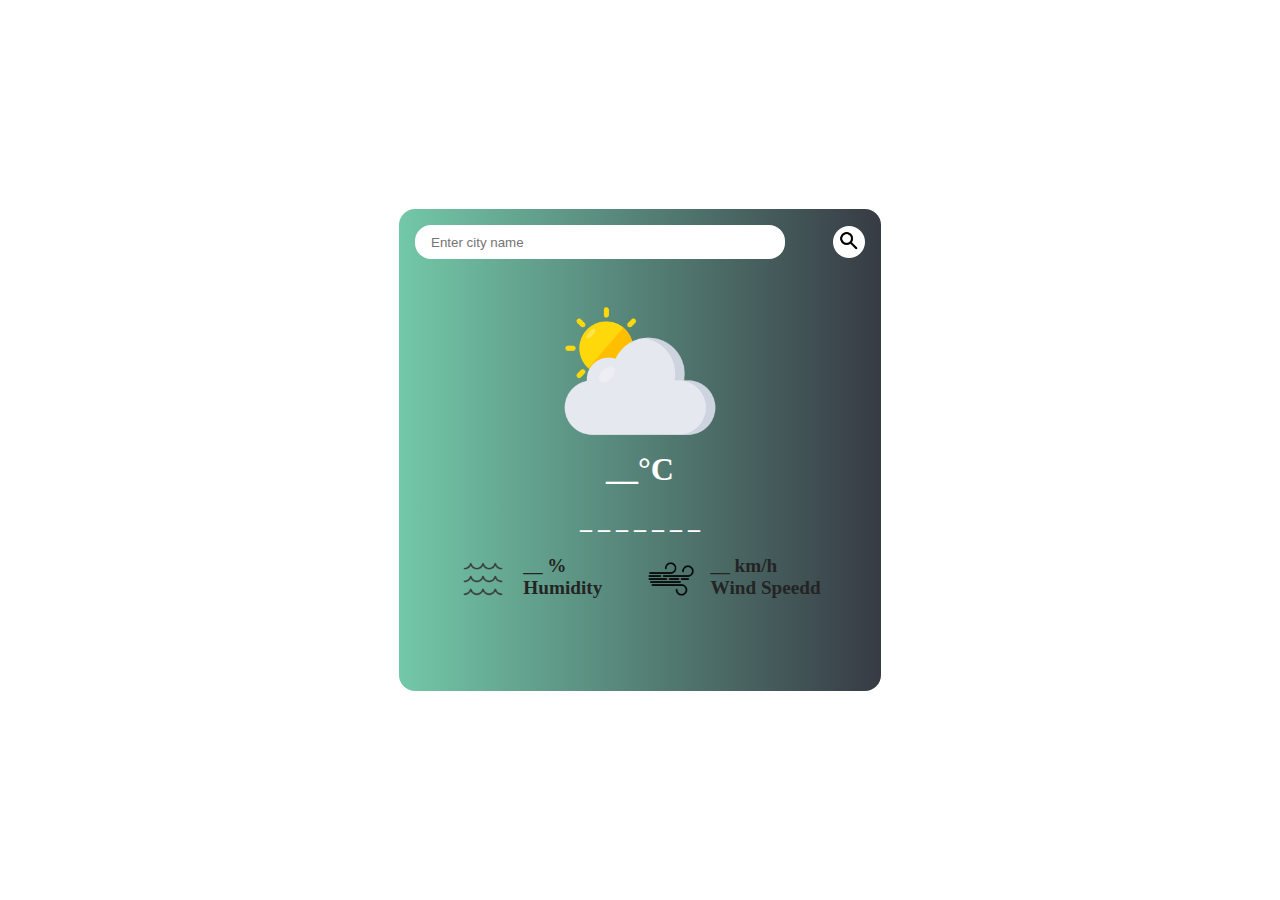
<file: Project-1( Weather App)/index.html>
<!DOCTYPE html>
<html lang="en">
  <head>
    <meta charset="UTF-8" />
    <meta name="viewport" content="width=device-width, initial-scale=1.0" />
    <link rel="stylesheet" href="style.css" />
    <title>Weather App</title>
  </head>
  <body>
    <div class="container">
      <div class="head">
        <input type="text" class="searchbar" placeholder="Enter city name" />
        <img class="searchbtn" src="./img/search.png" alt="" />
      </div>
      <div class="mimg">
        <img class="wimg" src="./img/clouds.png" alt="" />
      </div>

      <div class="temp">
        <h1 class="temptext">__</h1>
        <h1>&deg;C</h1>
      </div>
      <div class="city">
        <h2 class="citytext">_ _ _ _ _ _ _</h2>
      </div>
      <div class="foot">
        <div class="left">
          <img class="hum" src="./img/humidity.png" alt="" />
          <div class="lefttext">
            <h1 class="humtext">__ &percnt;</h1>
            <h3>Humidity</h3>
          </div>
        </div>
        <div class="left">
          <img class="wind" src="./img/wind.png" alt="" />
          <div class="lefttext">
            <h1 class="windtext">__ km/h</h1>
            <h3>Wind Speedd</h3>
          </div>
        </div>
      </div>
    </div>

    <script src="main.js"></script>
  </body>
</html>
</file>
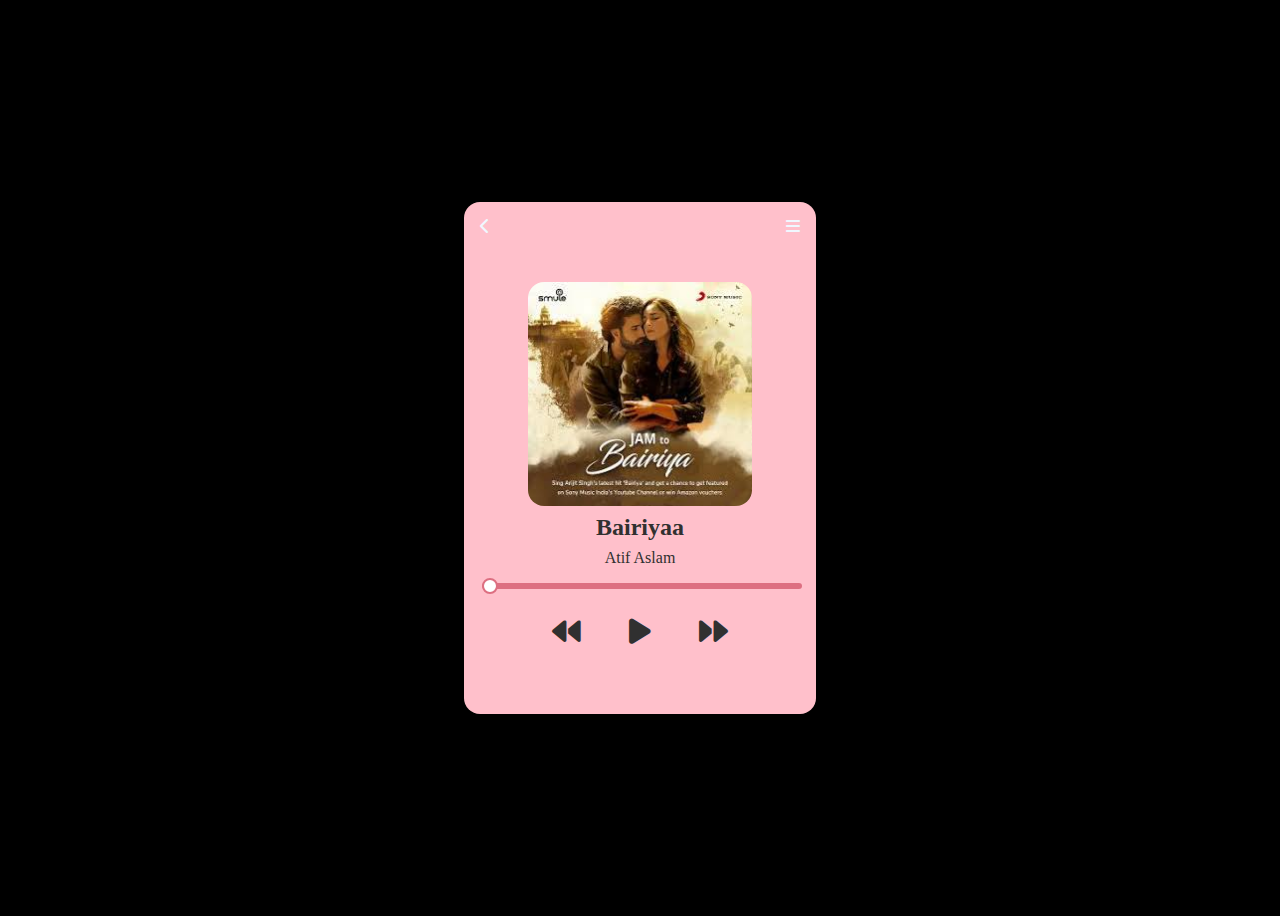
<file: Project-10( MP-3 Player)/index.html>
<!DOCTYPE html>
<html lang="en">
  <head>
    <meta charset="UTF-8" />
    <meta name="viewport" content="width=device-width, initial-scale=1.0" />
    <link rel="stylesheet" href="style.css" />
    <link
      rel="stylesheet"
      href="https://cdnjs.cloudflare.com/ajax/libs/font-awesome/6.5.0/css/all.min.css"
    />
    <title>Custom Music Player</title>
  </head>
  <body>
    <div class="container">
      <div class="head">
        <i class="fa-solid fa-chevron-left"></i>
        <i class="fa-solid fa-bars"></i>
      </div>
      <div class="mid">
        <img src="./img/download.jpg" alt="" />
        <h4>Bairiyaa</h4>
        <p>Atif Aslam</p>
      </div>
      <div class="audio">
        <audio id="audio" controls>
          <source
            src="mp3/Bairiyaa - Video Song  Ramaiya Vastavaiya  Girish Kumar, Shruti Haasan Atif Aslam, Shreya Ghoshal.mp3"
            type="audio/mp3"
          />
        </audio>
      </div>
      <input
        class="gg"
        type="range"
        id="progress"
        value="0"
        min="0"
        max="100"
      />
      <div class="control">
        <i id="backward" class="fa-solid fa-backward"></i>
        <i id="play" class="fa-solid fa-play"></i>
        <i id="forward" class="fa-solid fa-forward"></i>
      </div>
    </div>

    <script src="main.js"></script>
  </body>
</html>
</file>
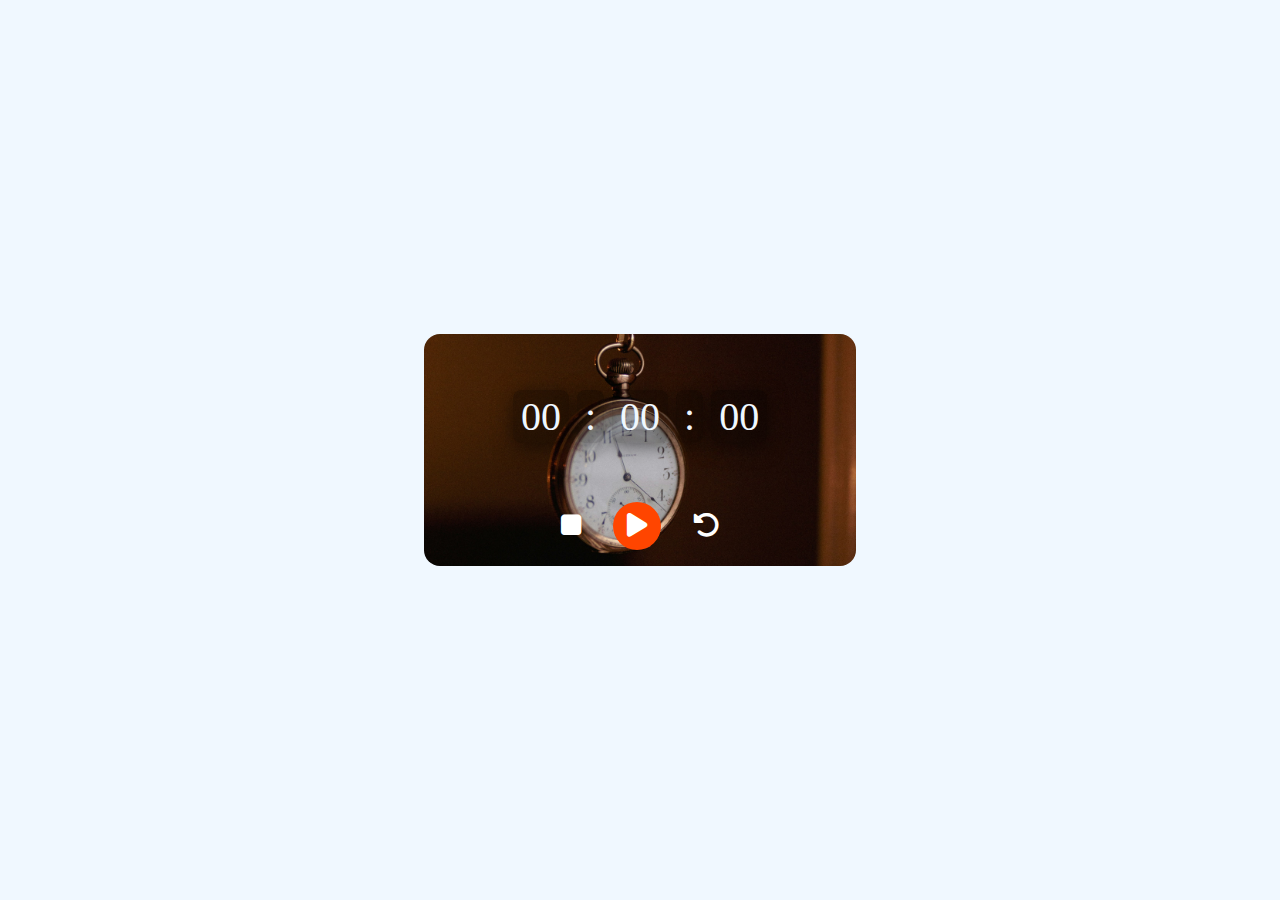
<file: Project-11( Stop Watch )/index.html>
<!DOCTYPE html>
<html lang="en">
  <head>
    <meta charset="UTF-8" />
    <meta name="viewport" content="width=device-width, initial-scale=1.0" />
    <link
      rel="stylesheet"
      href="https://cdnjs.cloudflare.com/ajax/libs/font-awesome/6.5.0/css/all.min.css"
    />
    <link rel="stylesheet" href="style.css" />
    <title>Stopwatch</title>
  </head>
  <body>
    <div class="container">
      <div class="time">
        <p class="hr">00</p>
        <p>:</p>
        <p class="min">00</p>
        <p>:</p>
        <p class="sec">00</p>
      </div>
      <div class="control">
        <i class="fa-solid fa-stop"></i>
        <div class="play">
          <i class="fa-solid fa-play"></i>
        </div>
        <i class="fa-solid fa-rotate-left"></i>
      </div>
    </div>
    <script src="main.js"></script>
  </body>
</html>
</file>
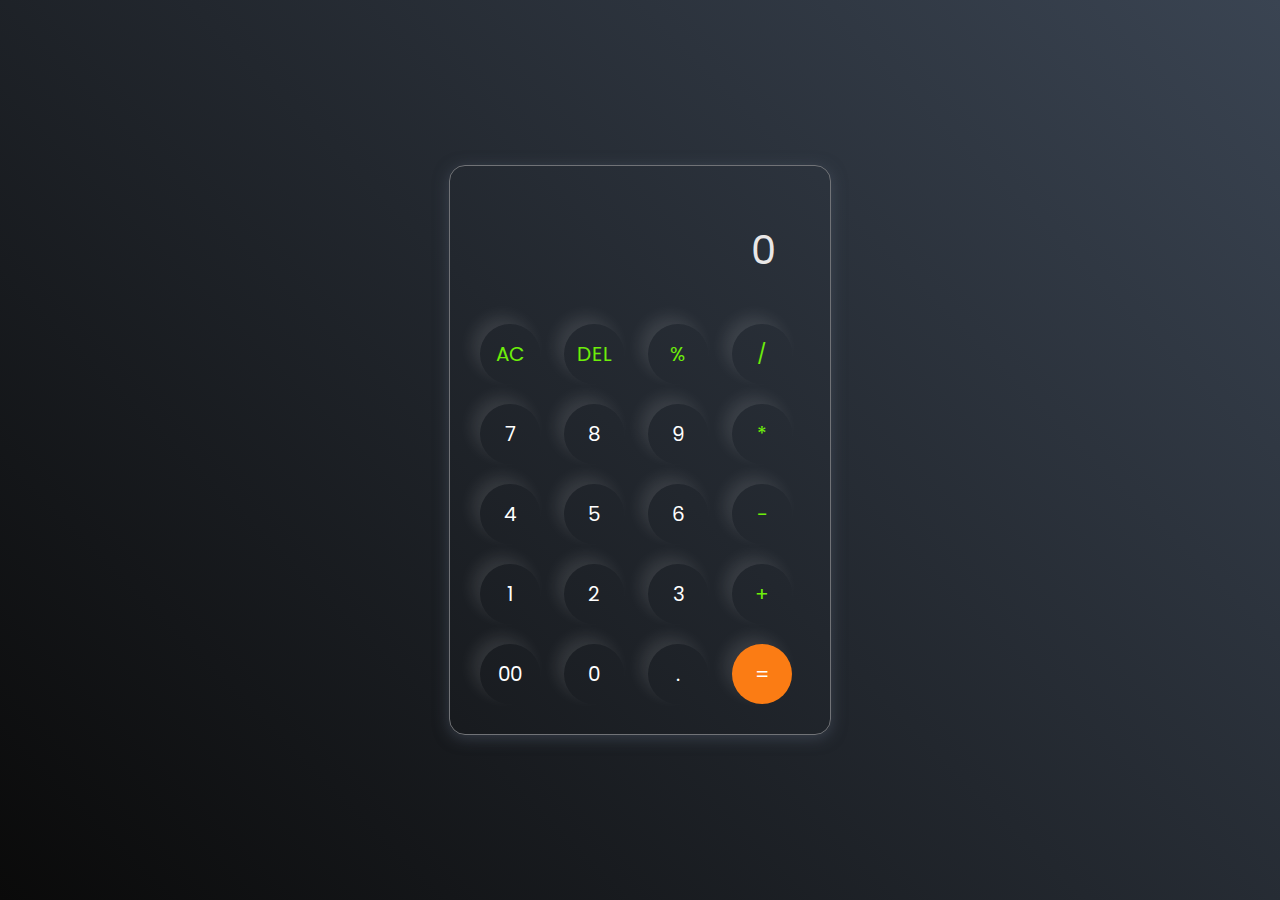
<file: Project-12 ( Calculator )/index.html>
<!DOCTYPE html>
<html lang="en">
  <head>
    <meta charset="UTF-8" />
    <meta http-equiv="X-UA-Compatible" content="IE=edge" />
    <meta name="viewport" content="width=device-width, initial-scale=1.0" />
    <link rel="stylesheet" href="style.css" />
    <title>Calculator</title>
  </head>
  <body>
    <div class="container">
      <div class="calculator">
        <input type="text" class="inputBox" placeholder="0" />
        <div>
          <button class="button operator">AC</button>
          <button class="button operator">DEL</button>
          <button class="button operator">%</button>
          <button class="button operator">/</button>
        </div>
        <div>
          <button class="button">7</button>
          <button class="button">8</button>
          <button class="button">9</button>
          <button class="button operator">*</button>
        </div>
        <div>
          <button class="button">4</button>
          <button class="button">5</button>
          <button class="button">6</button>
          <button class="button operator">-</button>
        </div>
        <div>
          <button class="button">1</button>
          <button class="button">2</button>
          <button class="button">3</button>
          <button class="button operator">+</button>
        </div>
        <div>
          <button class="button">00</button>
          <button class="button">0</button>
          <button class="button">.</button>
          <button class="button equalBtn">=</button>
        </div>
      </div>
    </div>
    <script src="main.js"></script>
  </body>
</html>
</file>
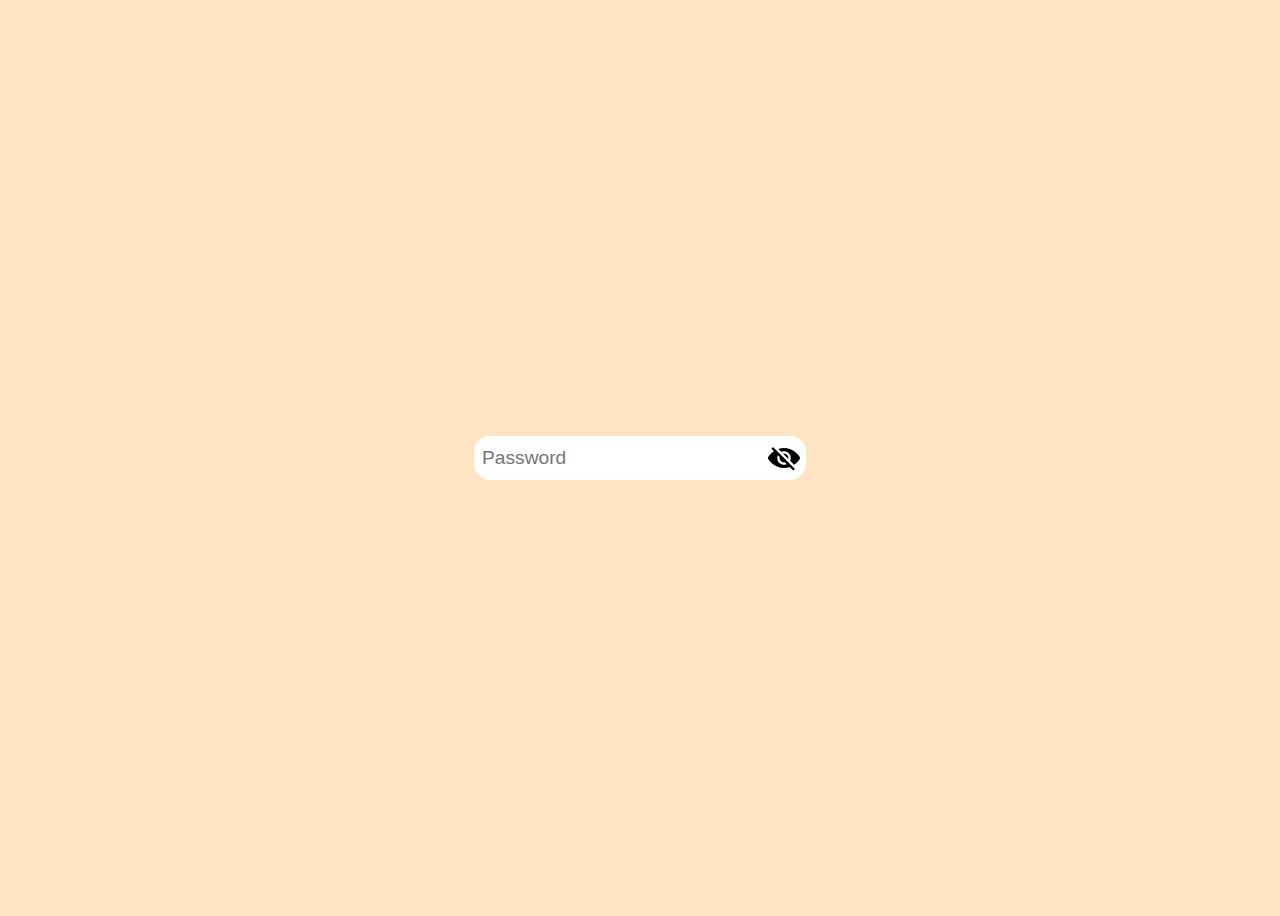
<file: Project-13 (  Hide And Show Password )/index.html>
<!DOCTYPE html>
<html lang="en">
  <head>
    <meta charset="UTF-8" />
    <meta name="viewport" content="width=device-width, initial-scale=1.0" />
    <link rel="stylesheet" href="style.css" />
    <title>Document</title>
  </head>
  <body>
    <div class="container">
      <input class="pass" type="password" name="" id="" placeholder="Password" />
      <img class="eye" src="./img/hidden.png" alt="" />
    </div>

    <script src="main.js"></script>
  </body>
</html>
</file>
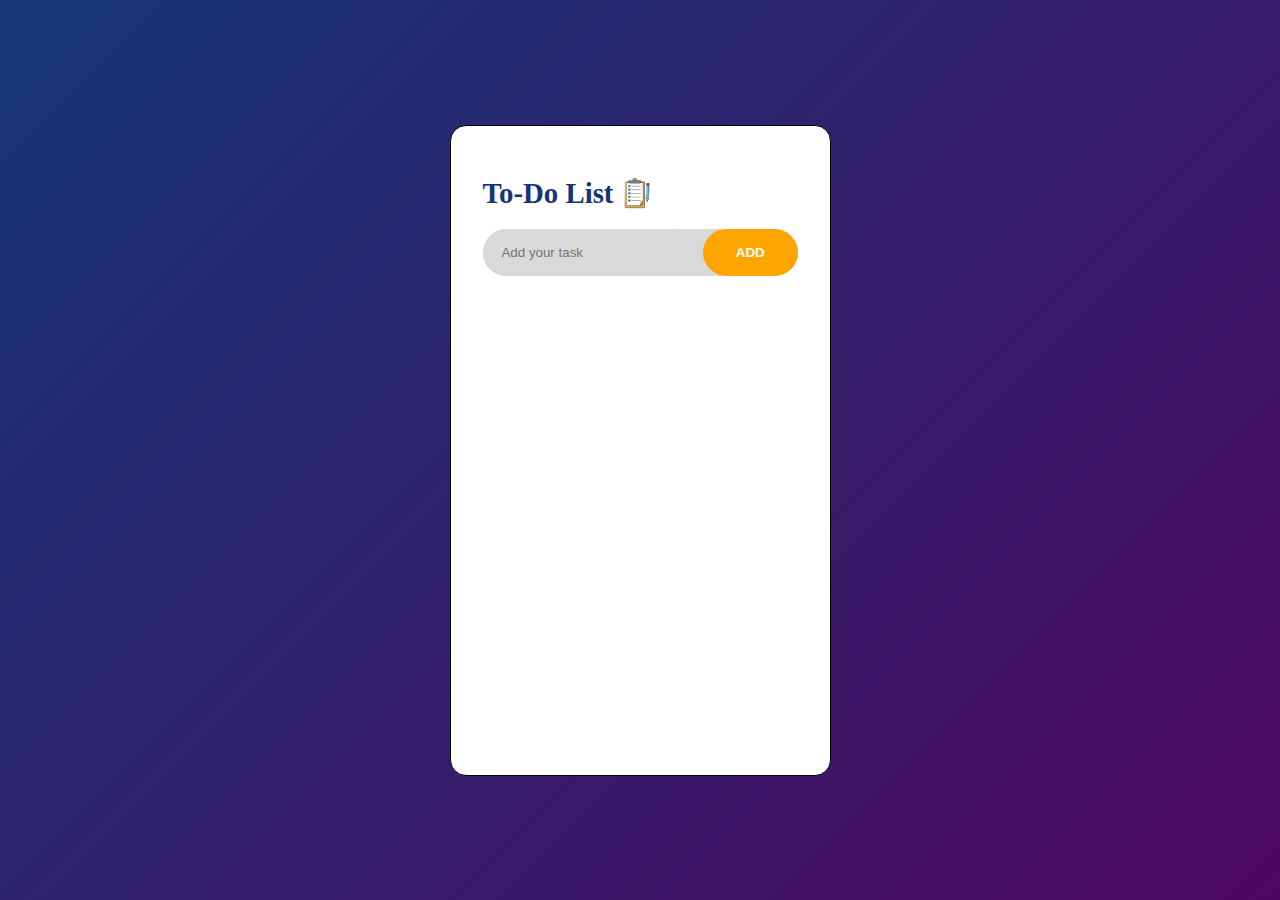
<file: Project-2(To-Do List App)/index.html>
<!DOCTYPE html>
<html lang="en">
  <head>
    <meta charset="UTF-8" />
    <meta name="viewport" content="width=device-width, initial-scale=1.0" />
    <link rel="stylesheet" href="style.css" />
    <title>TO-DO APP</title>
  </head>
  <body>
    <div class="container">
      <div class="header">
        <h1 class="todotext">To-Do List</h1>
        <img src="./img/todoimg.png" alt="" class="todoimg" />
      </div>
      <div class="search">
        <input class="searchtxt" type="text" placeholder=" Add your task" />
        <button class="searchbtn">ADD</button>
      </div>
      <div class="tasklist">
        <div class="task"></div>
      </div>
    </div>

    <script src="main.js"></script>
  </body>
</html>
</file>
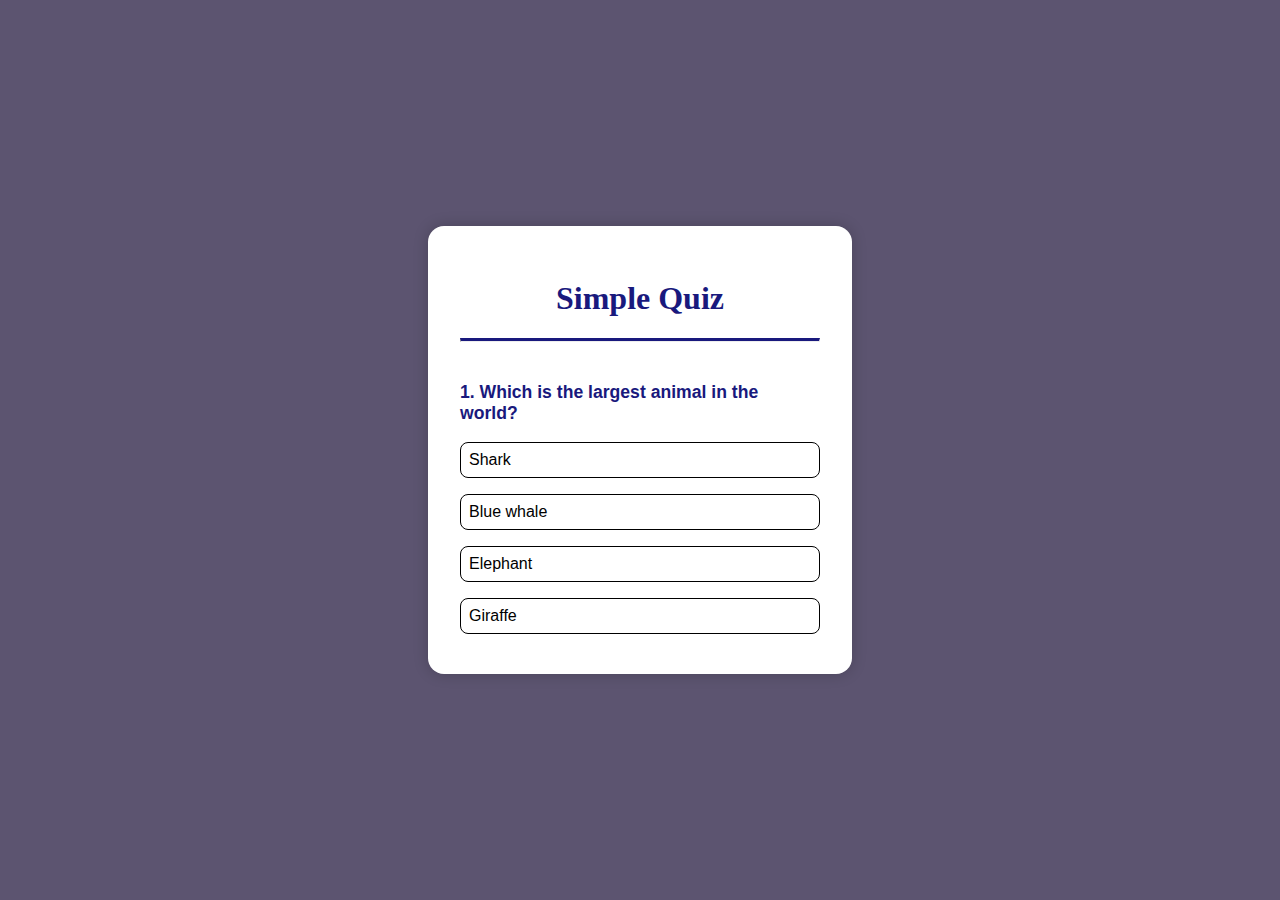
<file: Project-3(Quiz App)/index.html>
<!DOCTYPE html>
<html lang="en">
  <head>
    <meta charset="UTF-8" />
    <meta name="viewport" content="width=device-width, initial-scale=1.0" />
    <link rel="stylesheet" href="style.css" />
    <title>Simple Quiz</title>
  </head>
  <body>
    <div class="container">
      <h1 class="header">Simple Quiz</h1>
      <hr class="line" />
      <div class="questionbox">
        <div class="question">
          <p class="q" id="q">1. What is your name?</p>
        </div>
        <div class="options" id="options"></div>
      </div>
      <div class="nextbtn">
        <button class="next" id="next">Next</button>
      </div>
    </div>

    <script src="main.js"></script>
  </body>
</html>
</file>
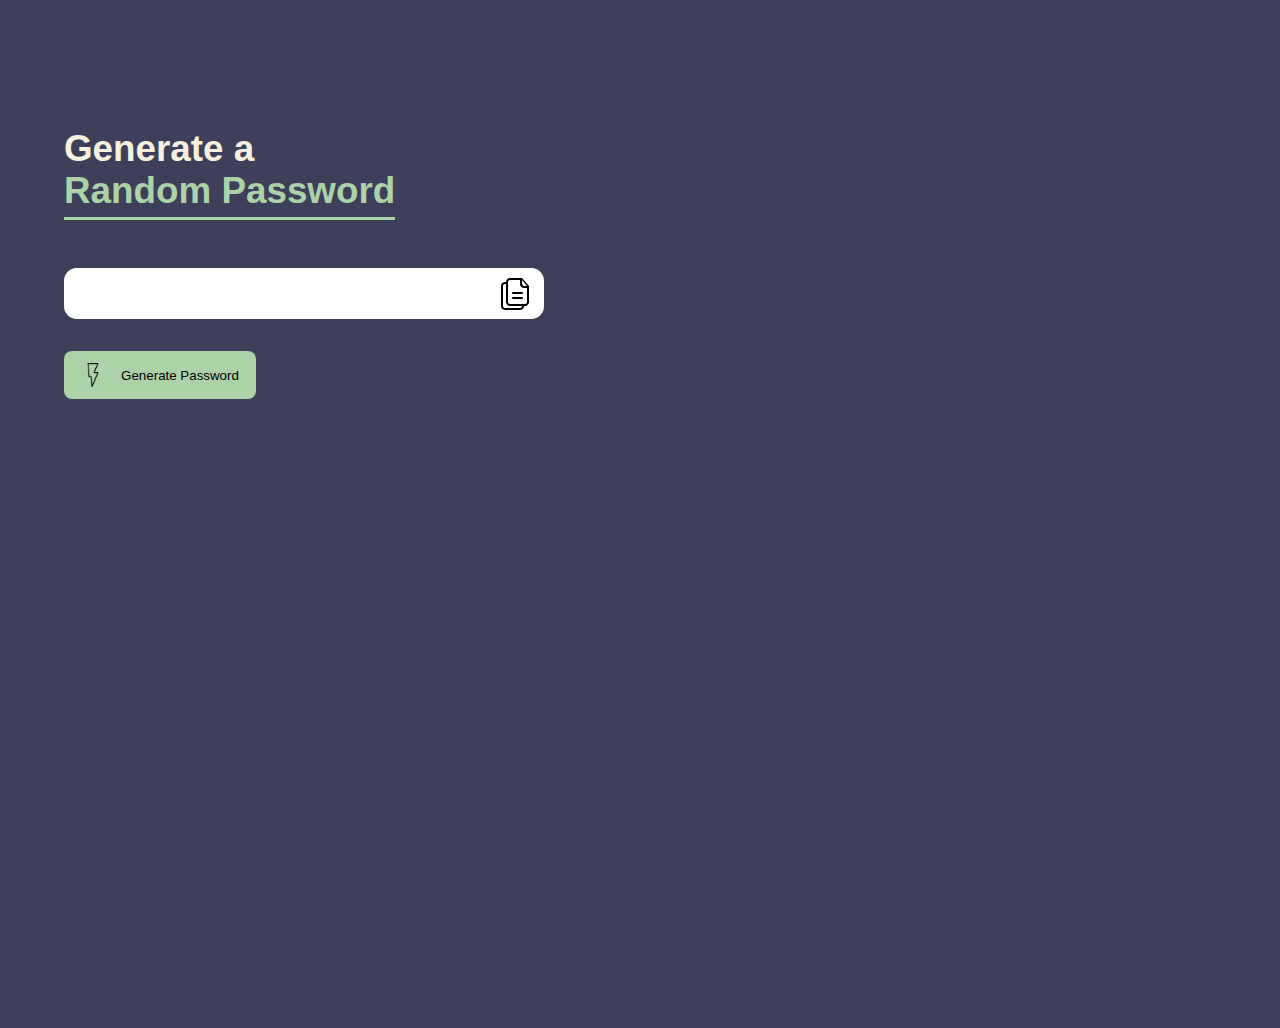
<file: Project-4(Random password generator)/index.html>
<!DOCTYPE html>
<html lang="en">
  <head>
    <meta charset="UTF-8" />
    <meta name="viewport" content="width=device-width, initial-scale=1.0" />
    <link rel="stylesheet" href="style.css" />
    <title>Document</title>
  </head>
  <body>
    <div class="container">
      <h2 class="head1">Generate a</h2>
      <h2 class="head2">Random Password</h2>
      <div class="pass">
        <h3 class="passtext"></h3>
        <img src="./img/copy.png" alt="" class="copyimg" />
      </div>
      <button class="generate">
        <img src="./img/flash.png" alt="" class="btnimg" />
        Generate Password
      </button>
    </div>

    <script src="main.js"></script>
  </body>
</html>
</file>
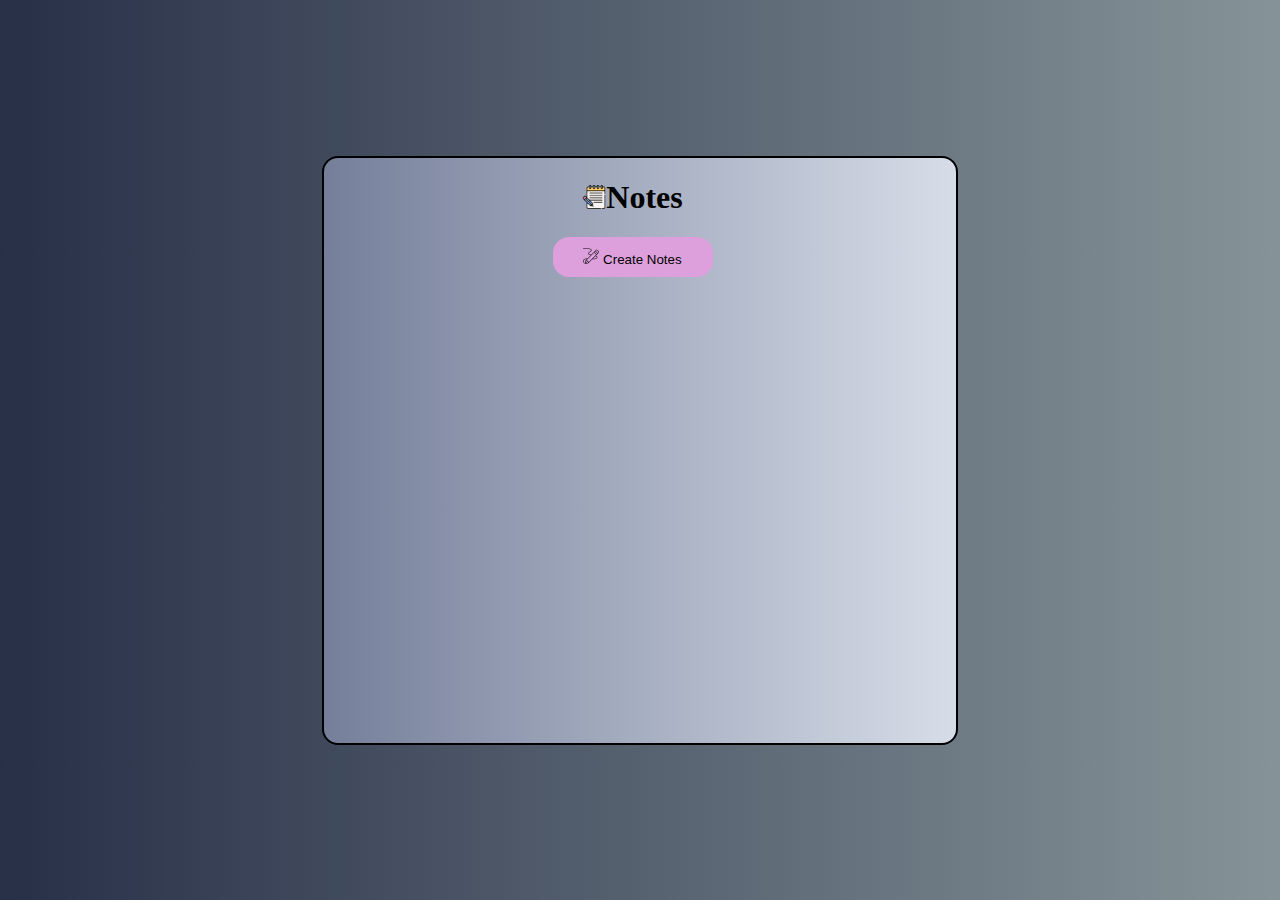
<file: Project-5(Note APP)/index.html>
<!DOCTYPE html>
<html lang="en">
  <head>
    <meta charset="UTF-8" />
    <meta name="viewport" content="width=device-width, initial-scale=1.0" />
    <link rel="stylesheet" href="style.css" />
    <title>Document</title>
  </head>
  <body>
    <div class="container">
      <div class="head">
        <img class="noteimg" src="./img/NOte.png" alt="" />
        <h1 class="headtext">Notes</h1>
      </div>

      <button class="create">
        <img class="pen" src="./img/pencil.png" alt="" />
        Create Notes
      </button>

     

    <script src="main.js"></script>
  </body>
</html>
</file>
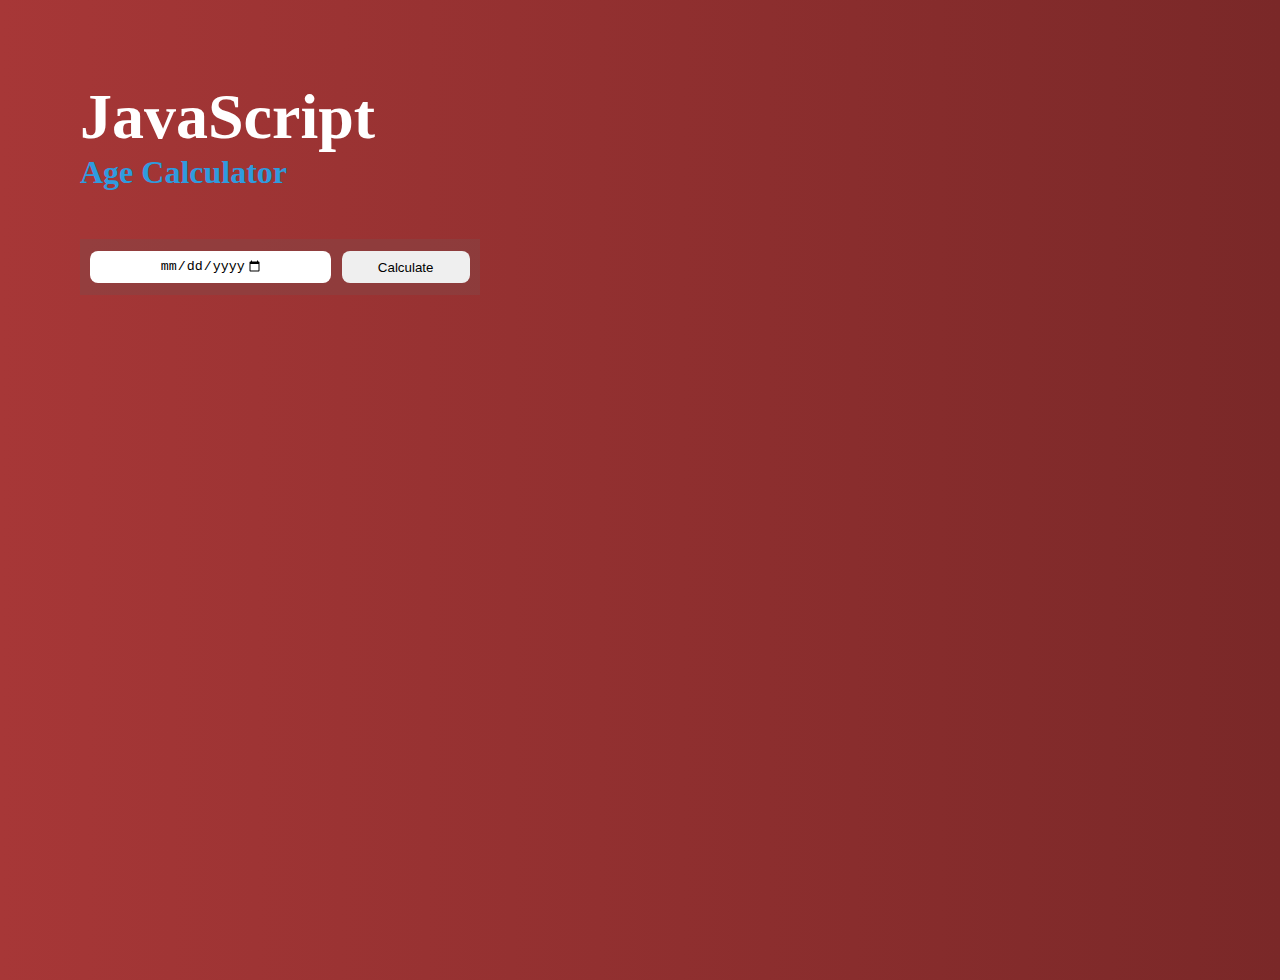
<file: Project-6(Age Calculator App)/index.html>
<!DOCTYPE html>
<html lang="en">
  <head>
    <meta charset="UTF-8" />
    <meta name="viewport" content="width=device-width, initial-scale=1.0" />
    <link rel="stylesheet" href="style.css" />
    <title>Document</title>
  </head>
  <body>
    <div class="container">
      <div class="header">
        <h1 class="head1">JavaScript</h1>
        <h1 class="head2">Age Calculator</h1>
      </div>
      <div class="cal">
        <input class="inp" type="date" name="" id="" />
        <button class="calbtn">Calculate</button>
      </div>
      <h3 class="caltext"></h3>
    </div>

    <script src="main.js"></script>
  </body>
</html>
</file>
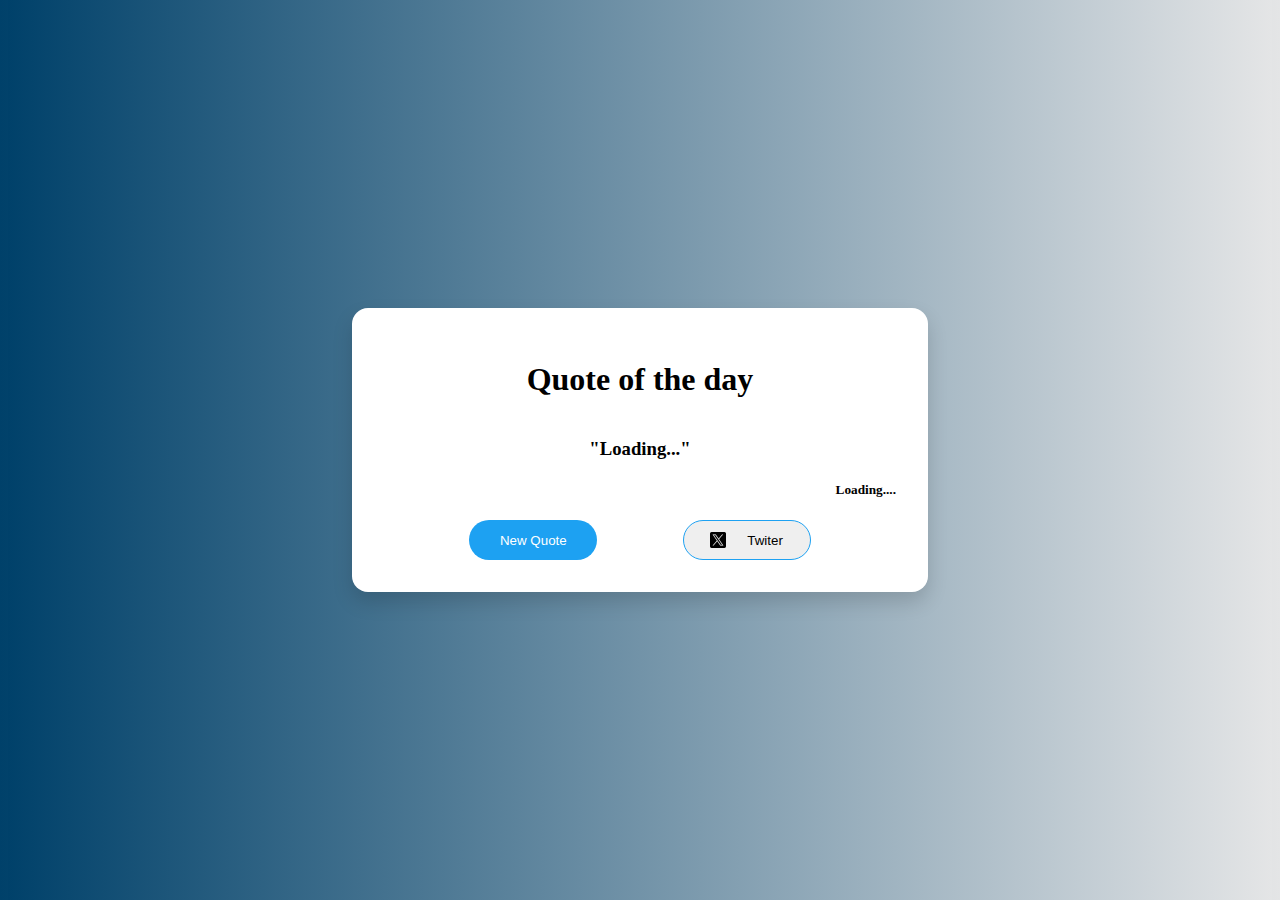
<file: Project-7(Quote Generator)/index.html>
<!DOCTYPE html>
<html lang="en">
  <head>
    <meta charset="UTF-8" />
    <meta name="viewport" content="width=device-width, initial-scale=1.0" />
    <link rel="stylesheet" href="style.css" />
    <title>Document</title>
  </head>
  <body>
    <div class="container">
      <div class="a">
        <h1 class="head">Quote of the day</h1>
      </div>
      <h3 class="quote">"Loading..."</h3>

      <h5 class="who">Loading....</h5>

      <div class="foot">
        <button class="new">New Quote</button>
        <button class="x">
          <img src="./img/twitter.png" alt="" class="ximg" />Twiter
        </button>
      </div>
    </div>

    <script src="main.js"></script>
  </body>
</html>
</file>
<file: Project-1( Weather App)/style.css>
body {
  height: 100vh;
  width: 100vw;
  background-color: rgb(255, 255, 255);
  margin: 0;
  padding: 0;
  display: flex;
  align-items: center;
  justify-content: center;
}

.container {
  height: 50vh;
  width: 50vh;
  background: linear-gradient(to right, #73c8a9, #373b44);
  border: none;
  border-radius: 1rem;
  padding: 1rem;
}

.head {
  display: flex;
  align-items: center;
  justify-content: space-between;
}

.searchbar {
  padding-left: 1rem;
  width: 22rem;
  height: 2rem;
  border: none;
  border-radius: 1rem;
  outline: none;
}

.searchbtn {
  background-color: white;
  height: 2rem;
  border: none;
  border-radius: 50%;
  cursor: pointer;
}

.mimg {
  padding: 2rem;
  display: flex;
  justify-content: center;
  padding-bottom: 0;
}
.wimg {
  height: 10rem;
}

.temp {
  color: white;
  display: flex;
  justify-content: center;
}

.temp h1 {
  font-family: "Times New Roman", Times, serif;
  margin: 0;
}

.city {
  display: flex;
  justify-content: center;
  color: white;
  font-size: 1rem;
}

.foot {
  display: flex;
  justify-content: space-evenly;
}
.left {
  display: flex;
}

.left h1,
h3 {
  padding-left: 1rem;
  font-size: 1.2rem;
  color: rgb(36, 36, 36);
  margin: 0;
}

.hum,
.wind {
  height: 3rem;
}
</file>
<file: Project-10( MP-3 Player)/style.css>
body {
  height: 100vh;
  background-color: black;
  display: flex;
  align-items: center;
  justify-content: center;
}

.container {
  padding: 1rem;
  height: 30rem;
  width: 20rem;
  background-color: pink;
  border-radius: 1rem;
}

.head {
  color: aliceblue;
  cursor: pointer;
  display: flex;
  align-items: center;
  justify-content: space-between;
}

.mid {
  margin: 3rem;
  margin-bottom: 0;
  display: flex;
  justify-content: center;
  align-items: center;
  flex-direction: column;
}

.mid img {
  border-radius: 1rem;
  width: 100%;
  height: auto;
}

.mid h4 {
  margin: 0.5rem;
  font-family: "Times New Roman", Times, serif;
  color: rgb(48, 48, 48);
  font-size: 1.5rem;
}

.mid p {
  margin: 0;
  font-family: "Times New Roman", Times, serif;
  color: rgb(48, 48, 48);
}

.audio {
  display: none; /* hide default audio player */
}

.gg {
  width: 100%;
  height: 6px;
  -webkit-appearance: none;
  appearance: none;
  border-radius: 1rem;
  cursor: pointer;
  background-color: rgb(221, 111, 129);
  margin-top: 1rem;
}

.gg::-webkit-slider-thumb {
  -webkit-appearance: none;
  height: 16px;
  width: 16px;
  background: white;
  border-radius: 50%;
  border: 2px solid rgb(221, 111, 129);
  cursor: pointer;
}

.gg::-moz-range-thumb {
  height: 16px;
  width: 16px;
  background: white;
  border-radius: 50%;
  border: 2px solid rgb(221, 111, 129);
  cursor: pointer;
}

.control {
  margin: 1.5rem;
  display: flex;
  justify-content: space-evenly;
  align-items: center;
}

.control i {
  font-size: 1.8rem;
  cursor: pointer;
  color: rgb(48, 48, 48);
}
</file>
<file: Project-11( Stop Watch )/style.css>
body {
  height: 100vh;
  display: flex;
  align-items: center;
  justify-content: center;
  margin: 0;
  font-family: sans-serif;
  background-color: aliceblue;
}

.container {
  color: aliceblue;
  width: 400px;
  height: 200px;
  background-image: url(./img/blake-cheek-zEb4cjeSh00-unsplash.jpg);
  background-size: cover;
  background-position: center;
  border-radius: 1rem;
  display: flex;
  flex-direction: column;
  justify-content: space-between;
  padding: 1rem;
}

.time {
  display: flex;
  justify-content: center;
  align-items: center;
  gap: 0.5rem;
}

.time p {
  font-family: "Times New Roman", Times, serif;
  font-size: 2.5rem;
  padding: 0.2rem 0.5rem;
  box-shadow: 0 4px 20px rgba(0, 0, 0, 0.5);
  background-color: rgba(0, 0, 0, 0.3);
  border-radius: 0.5rem;
}

.control {
  display: flex;
  align-items: center;
  justify-content: center;
  gap: 2rem;
}

.control i {
  font-size: 1.7rem;
  cursor: pointer;
  color: white;
}

.play {
  display: flex;
  justify-content: center;
  align-items: center;
  background-color: orangered;
  border-radius: 50%;
  height: 3rem;
  width: 3rem;
  cursor: pointer;
}
</file>
<file: Project-12 ( Calculator )/style.css>
@import url("https://fonts.googleapis.com/css2?family=Poppins:wght@500&display=swap");

* {
  margin: 0;
  padding: 0;
  box-sizing: border-box;
  font-family: "Poppins", sans-serif;
}

body {
  width: 100%;
  height: 100vh;
  display: flex;
  justify-content: center;
  align-items: center;
  background: linear-gradient(45deg, #0a0a0a, #3a4452);
}

.calculator {
  border: 1px solid #717377;
  padding: 20px;
  border-radius: 16px;
  background: transparent;
  box-shadow: 0px 3px 15px rgba(83, 93, 112, 0.5);
}

input {
  width: 320px;
  border: none;
  padding: 24px;
  margin: 10px;
  background: transparent;
  box-shadow: 0px 3px 15px rgbs(84, 84, 84, 0.1);
  font-size: 40px;
  text-align: right;
  cursor: pointer;
  color: #ccbfbf;
}

input::placeholder {
  color: #e9e7e7;
}

button {
  border: none;
  width: 60px;
  height: 60px;
  margin: 10px;
  border-radius: 50%;
  background: transparent;
  color: #ffffff;
  font-size: 20px;
  box-shadow: -8px -8px 15px rgba(255, 255, 255, 0.1);
  cursor: pointer;
}

.equalBtn {
  background-color: #fb7c14;
}

.operator {
  color: #6dee0a;
}
</file>
<file: Project-13 (  Hide And Show Password )/style.css>
body {
  display: flex;
  justify-content: center;
  align-items: center;
  height: 100vh;
  background-color: bisque;
}

.container {
  display: flex;
  background-color: white;
  height: 2rem;
  width: 20rem;
  padding: 6px;
  border-radius: 1rem;
}

input {
  font-size: 1.2rem;
  border: none;
  width: 100%;
}

input:focus {
  outline: none;
}
.eye {
  height: 2rem;
  cursor: pointer;
}
</file>
<file: Project-2(To-Do List App)/style.css>
html {
  height: 100vh;
  width: 100vw;
  display: flex;
  justify-content: center;
  align-items: center;
  background: linear-gradient(135deg, #153677, #4e085f);
  margin: 0;
}

.container {
  background-color: white;
  border: 1px solid black;
  height: 65vh;
  width: 35vh;
  border-radius: 1rem;
  padding: 2rem;
}

.header {
  display: flex;
  align-items: center;
}

.todotext {
  font-size: 1.8rem;
  font-family: "Times New Roman", Times, serif;
  color: #153477;
}

.todoimg {
  height: 3rem;
}

.search {
  margin-bottom: 1.5rem;
  display: flex;
  justify-content: space-between;
  align-items: center;
  background-color: #d9d9d9;
  border-radius: 2rem;
}

.searchtxt {
  padding: 1rem;
  border-radius: 2rem;
  background-color: #d9d9d9;
  border: none;
}

.searchtxt,
input:focus {
  outline: none;
  border: none;
}

.searchbtn {
  cursor: pointer;
  color: white;
  font-family: Verdana, Geneva, Tahoma, sans-serif;
  font-weight: 550;
  border: none;
  background-color: orange;
  border-radius: 2rem;
  right: 0;
  height: 2.9rem;
  width: 30%;
}

.tasklist {
  max-height: 50vh;
  overflow-y: auto;
  padding-right: 5px;
  display: block;
  align-items: center;
  justify-content: space-between;
}

.task {
  display: flex;
  align-items: center;
}

.tasktext {
  margin: 0.7rem;
}

.check {
  width: 1.2rem;
  height: 1.2rem;
  border-radius: 50%;
  appearance: none;
  background-color: white;
  border: 1px solid gray;
  cursor: pointer;
  position: relative;
  display: inline-block;
  transition: all 0.3s ease;
}

.check:checked {
  background-color: orange;
  border: 1px solid gray;
}

.check::before {
  content: "";
  position: absolute;
  width: 100%;
  height: 100%;
  border-radius: 50%;
  border: 1px solid gray;
}

.check:checked::before {
  content: "✔";
  font-size: 14px;
  font-weight: bold;
  color: white;
  display: flex;
  align-items: center;
  justify-content: center;
}

.tesktext {
  padding: 0.6rem;
}

.taskimg {
  height: 0.8rem;
  cursor: pointer;
  margin-left: auto;
}
</file>
<file: Project-3(Quiz App)/style.css>
html {
  display: flex;
  align-items: center;
  justify-content: center;
  margin: 0;
  background-color: #5c5470;
  height: 100vh;
  font-family: Arial, sans-serif;
}

.container {
  margin: 0;
  padding: 2rem;
  background-color: #fff;
  border-radius: 1rem;
  height: auto;
  width: 40vh;
  box-shadow: 0 0 15px rgba(0, 0, 0, 0.2);
}

.header {
  font-family: "Times New Roman", Times, serif;
  color: rgb(25, 25, 125);
  text-align: center;
}

.line {
  border-top: 0.2rem solid rgb(25, 25, 125);
}

.question {
  margin-top: 2.5rem;
  font-weight: 600;
  font-size: 1.1rem;
  color: rgb(25, 25, 125);
}

.option {
  cursor: pointer;
  padding: 0.5rem;
  border: 1px solid black;
  border-radius: 0.5rem;
  margin-bottom: 0.5rem;
  transition: background 0.3s ease;
}

.option:hover {
  background-color: #e0e0e0;
}

.optcorrect {
  background-color: #4caf50 !important;
  color: white;
}

.optwrong {
  background-color: #f44336 !important;
  color: white;
}

.nextbtn {
  display: flex;
  justify-content: center;
  align-items: center;
}

.next {
  cursor: pointer;
  margin-top: 1.5rem;
  height: 2.5rem;
  width: 8rem;
  border: none;
  border-radius: 1rem;
  background-color: rgb(25, 25, 125);
  color: #fff;
  font-size: 1rem;
  display: none;
}
</file>
<file: Project-4(Random password generator)/style.css>
html,
body {
  margin: 0;
  height: 100vh;
  background-color: #3e3f5b;
}

.container {
  margin-top: 8rem;
  margin-left: 4rem;
}

.head1 {
  color: #f6f1de;
  font-family: "Segoe UI", Tahoma, Geneva, Verdana, sans-serif;
  font-size: 2.3rem;
  margin: 0;
}

.head2 {
  margin: 0;
  color: #acd3a8;
  font-family: "Segoe UI", Tahoma, Geneva, Verdana, sans-serif;
  font-size: 2.3rem;

  display: inline-block;
  border-bottom: 3px solid #acd3a8;
  padding-bottom: 5px;
}

.pass {
  display: flex;
  border-radius: 0.8rem;
  justify-content: space-evenly;
  align-items: center;
  height: 3.2rem;
  background-color: #fff;
  width: 30rem;
  margin-top: 3rem;
}

.passtext {
  color: black;
  display: flex;
  align-items: center;
  border-radius: 1rem;
  border: none;
  height: 3rem;
  width: 85%;
}

.copyimg {
  cursor: pointer;
  height: 2rem;
}

.generate {
  cursor: pointer;
  display: flex;
  justify-content: center;
  align-items: center;
  background-color: #acd3a8;
  border: none;
  border-radius: 0.5rem;
  width: 12rem;
  height: 3rem;
  margin-top: 2rem;
}
.btnimg {
  margin-right: 1rem;
  height: 1.5rem;
}
</file>
<file: Project-5(Note APP)/style.css>
html,
body {
  display: flex;
  justify-content: center;
  align-items: center;
  background: linear-gradient(to right, #283048, #859398);
  height: 100vh;
  width: 100vw;
}
.container {
  background: linear-gradient(to right, #757f9a, #d7dde8);
  border: 2px solid black;
  border-radius: 1rem;
  display: flex;
  align-items: center;
  flex-direction: column;
  height: 65vh;
  width: 50%;
  overflow-x: hidden;
  scrollbar-gutter: stable;
  margin: 0;
  padding: 0;
}

.head {
  display: flex;
  align-items: center;
  position: static;
}

.noteimg {
  height: 1.5rem;
}

.create {
  flex-shrink: 0;
  cursor: pointer;
  background-color: plum;
  height: 2.5rem;
  width: 10rem;
  border: none;
  border-radius: 1rem;
  position: static;
}

.pen {
  height: 1rem;
}

.Notes {
  border-radius: 1rem;
  margin: 2rem;
  margin-bottom: 0;
  height: 7.8rem;
  width: 39rem;
  background-color: #fff;
}

.notetext {
  border: none;
  padding-left: 1rem;
  font-size: 1rem;
  overflow-y: auto;
  margin: 0;
  width: 97%;
  height: 5rem;
  border-radius: 1rem;
}

.notetext:focus {
  outline: none;
}
.del {
  margin: 0.2rem;
  display: flex;
  align-items: end;
  justify-content: end;
}

.delimg {
  cursor: pointer;
  height: 1.5rem;
}
</file>
<file: Project-6(Age Calculator App)/style.css>
html,
body {
  height: 100vh;
  background: linear-gradient(to right, #a73737, #7a2828);
  margin: 0;
}

.container {
  margin: 5rem;
}

.head1 {
  font-size: 4rem;
  color: #fff;
  margin: 0;
}

.head2 {
  font-size: 2rem;
  color: rgb(47, 155, 222);
  margin: 0;
}

.cal {
  display: flex;
  justify-content: space-evenly;
  align-items: center;
  width: 25rem;
  height: 3.5rem;
  margin-top: 3rem;
  background-color: #86444489;
}

.inp {
  display: flex;
  justify-content: space-evenly;
  align-items: center;
  height: 2rem;
  width: 15rem;
  border: none;
  border-radius: 0.5rem;
}

.calbtn {
  cursor: pointer;
  border-radius: 0.5rem;
  height: 2rem;
  width: 8rem;
  border: none;
}

.caltext {
  color: #fff;
}
</file>
<file: Project-7(Quote Generator)/style.css>
body,
html {
  height: 100vh;
  width: 100%;
  display: flex;
  justify-content: center;
  align-items: center;
  background: linear-gradient(to right, #00416a, #e4e5e6);
}

.container {
  background-color: #fff;
  height: auto;
  width: 40vw;
  box-shadow: 0px 10px 20px 0px rgba(0, 0, 0, 0.15);
  border-radius: 1rem;
  padding: 2rem;
}

.a {
  display: flex;
  justify-content: center;
  align-items: center;
}

.quote {
  display: flex;
  align-items: center;
  justify-content: center;
}

.who {
  display: flex;
  justify-content: end;
}

.foot {
  display: flex;
  justify-content: space-evenly;
  align-items: center;
}
.new {
  cursor: pointer;
  height: 2.5rem;
  border-radius: 2rem;
  border: none;
  width: 8rem;
  background-color: #1da1f2;
  color: #fff;
}

.x {
  display: flex;
  justify-content: space-evenly;
  align-items: center;
  cursor: pointer;
  height: 2.5rem;
  width: 8rem;
  border-radius: 2rem;
  border: 1.5px solid #1da1f2;
}

.ximg {
  height: 1rem;
}
</file>
